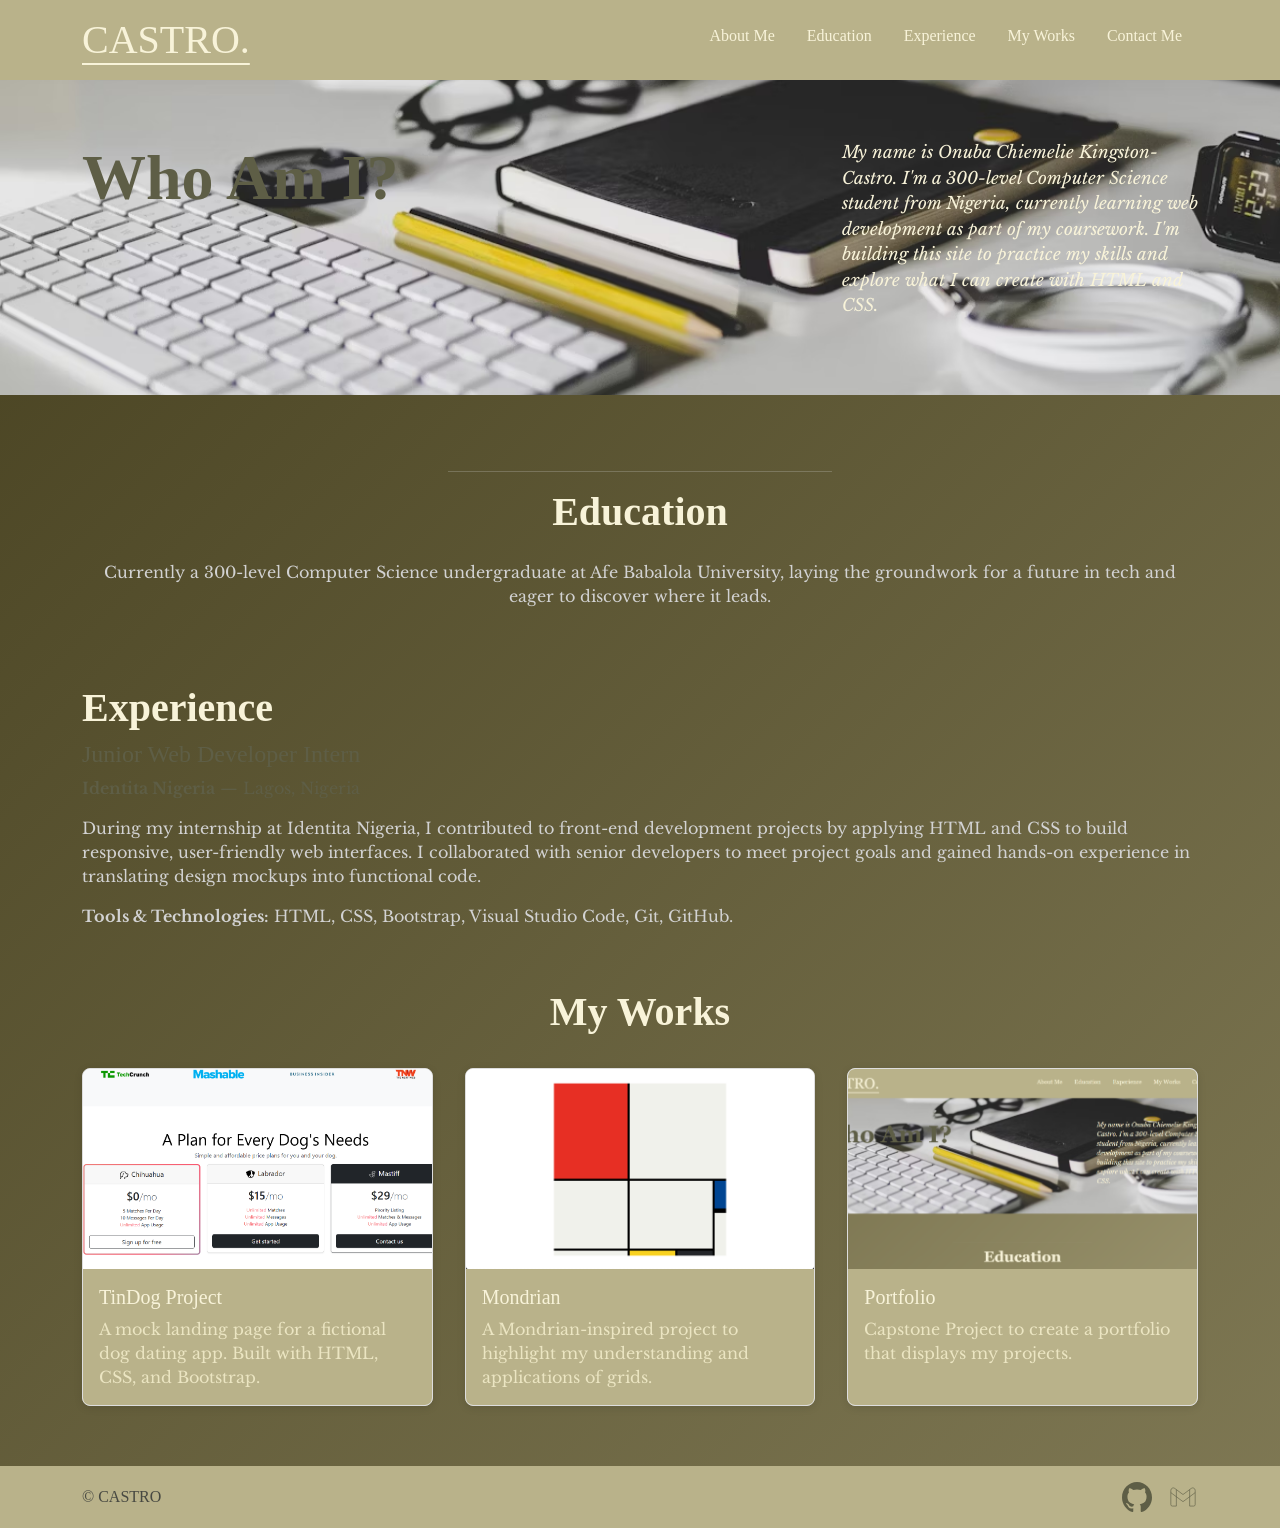
<file: index.html>
<!DOCTYPE html>
<html lang="en">
  <head>
    <meta charset="UTF-8" />
    <meta name="viewport" content="width=device-width, initial-scale=1.0" />
    <title>Castro</title>
    <link
      href="https://cdn.jsdelivr.net/npm/bootstrap@5.3.7/dist/css/bootstrap.min.css"
      rel="stylesheet"
      integrity="sha384-LN+7fdVzj6u52u30Kp6M/trliBMCMKTyK833zpbD+pXdCLuTusPj697FH4R/5mcr"
      crossorigin="anonymous"
    />
    <link rel="stylesheet" href="./style.css" />
    <link rel="preconnect" href="https://fonts.googleapis.com" />
    <link rel="preconnect" href="https://fonts.gstatic.com" crossorigin />
    <link
      href="https://fonts.googleapis.com/css2?family=DM+Serif+Text:ital@0;1&family=Libre+Baskerville:ital,wght@0,400;0,700;1,400&display=swap"
      rel="stylesheet"
    />
  </head>
  <body>
    <section id="navbar1">
      <div class="container">
        <header class="d-flex flex-wrap justify-content-center py-3 mb-0">
          <h1 class="d-flex align-items-center mb-3 mb-md-0 me-md-auto link-body-emphasis nav-title">
            CASTRO.
          </h1>
          <ul class="nav nav-pills d-flex justify-content-center">
            <li class="nav-item"><a href="#about-me" class="nav-link">About Me</a></li>
            <li class="nav-item"><a href="#education" class="nav-link">Education</a></li>
            <li class="nav-item"><a href="#experience" class="nav-link">Experience</a></li>
            <li class="nav-item"><a href="#my-works" class="nav-link">My Works</a></li>
            <li class="nav-item"><a href="#contact-me" class="nav-link">Contact Me</a></li>
          </ul>
        </header>
      </div>
    </section>

    <section id="about-me">
      <div class="container">
        <div class="row">
          <div class="col-md-8">
            <h2 style="color: #5e5e46; font-size: 4rem">Who Am I?</h2>
          </div>
          <div class="col-md-4">
            <p>
              My name is Onuba Chiemelie Kingston-Castro. I'm a 300-level Computer Science student from Nigeria, currently learning web development as part of my coursework. I'm building this site to practice my skills and explore what I can create with HTML and CSS.
            </p>
          </div>
        </div>
      </div>
    </section>

    <div class="d-flex justify-content-center">
      <hr style="width: 30%" />
    </div>

    <section id="education">
      <div class="container">
        <div class="d-flex justify-content-center mb-3">
          <h2>Education</h2>
        </div>
        <div class="d-flex justify-content-center">
          <p class="text-center">
            Currently a 300-level Computer Science undergraduate at Afe Babalola University, laying the groundwork for a future in tech and eager to discover where it leads.
          </p>
        </div>
      </div>
    </section>

    <section id="experience">
      <div class="container">
        <h2>Experience</h2>
        <h4 style="color: #5e5e46" class="text-start">Junior Web Developer Intern</h4>
        <p style="color: #5e5e46"><strong>Identita Nigeria</strong> — Lagos, Nigeria</p>
        <p>
          During my internship at Identita Nigeria, I contributed to front-end development projects by applying HTML and CSS to build responsive, user-friendly web interfaces. I collaborated with senior developers to meet project goals and gained hands-on experience in translating design mockups into functional code.
        </p>
        <p><strong>Tools & Technologies:</strong> HTML, CSS, Bootstrap, Visual Studio Code, Git, GitHub.</p>
      </div>
    </section>

    <section id="my-works">
      <div class="container">
        <h2 class="text-center">My Works</h2>
        <div class="contain">
          <div class="card">
            <a href="./TinDog Project/index.html">
              <img src="./Screenshot 2025-08-15 233540.png" class="card-img-top cover" alt="TinDog project" />
            </a>
            <div class="card-body">
              <a href="./TinDog Project/index.html">
                <h5 class="card-title">TinDog Project</h5>
                <p class="card-text">
                  A mock landing page for a fictional dog dating app. Built with HTML, CSS, and Bootstrap.
                </p>
              </a>
            </div>
          </div>

          <div class="card">
            <a href="./Mondrian Project/index.html">
              <img src="./Mondrian goal.jpg" class="card-img-top" alt="A Mondrian-inspired image" />
            </a>
            <div class="card-body">
              <a href="./Mondrian Project/index.html">
                <h5 class="card-title">Mondrian</h5>
                <p class="card-text">
                  A Mondrian-inspired project to highlight my understanding and applications of grids.
                </p>
              </a>
            </div>
          </div>

          <div class="card">
            <a href="./index.html">
              <img src="./Capstone2.jpg" class="card-img-top cover" alt="The Current Portfolio" />
            </a>
            <div class="card-body">
              <h5 class="card-title">Portfolio</h5>
              <p class="card-text">
                Capstone Project to create a portfolio that displays my projects.
              </p>
            </div>
          </div>
        </div>
      </div>
    </section>

    <section id="contact-me">
      <div class="container">
        <footer class="d-flex flex-wrap justify-content-between align-items-center py-3 my-0">
          <div class="col-md-4 d-flex align-items-center">
            <span class="mb-3 mb-md-0 text-body-secondary">© CASTRO</span>
          </div>
          <ul class="nav col-md-4 justify-content-end list-unstyled d-flex">
            <li class="ms-3">
              <a class="text-body-secondary" href="https://github.com/Kingston-Castro" aria-label="GitHub">
                <img src="./github-142-svgrepo-com.svg" height="30px" alt="GitHub" />
              </a>
            </li>
            <li class="ms-3">
              <a class="text-body-secondary" href="mailto:onubachiemelie@gmail.com" aria-label="Gmail">
                <img src="./google-mail-svgrepo-com.svg" height="30px" alt="Gmail" />
              </a>
            </li>
          </ul>
        </footer>
      </div>
    </section>
  </body>
</html>
</file>
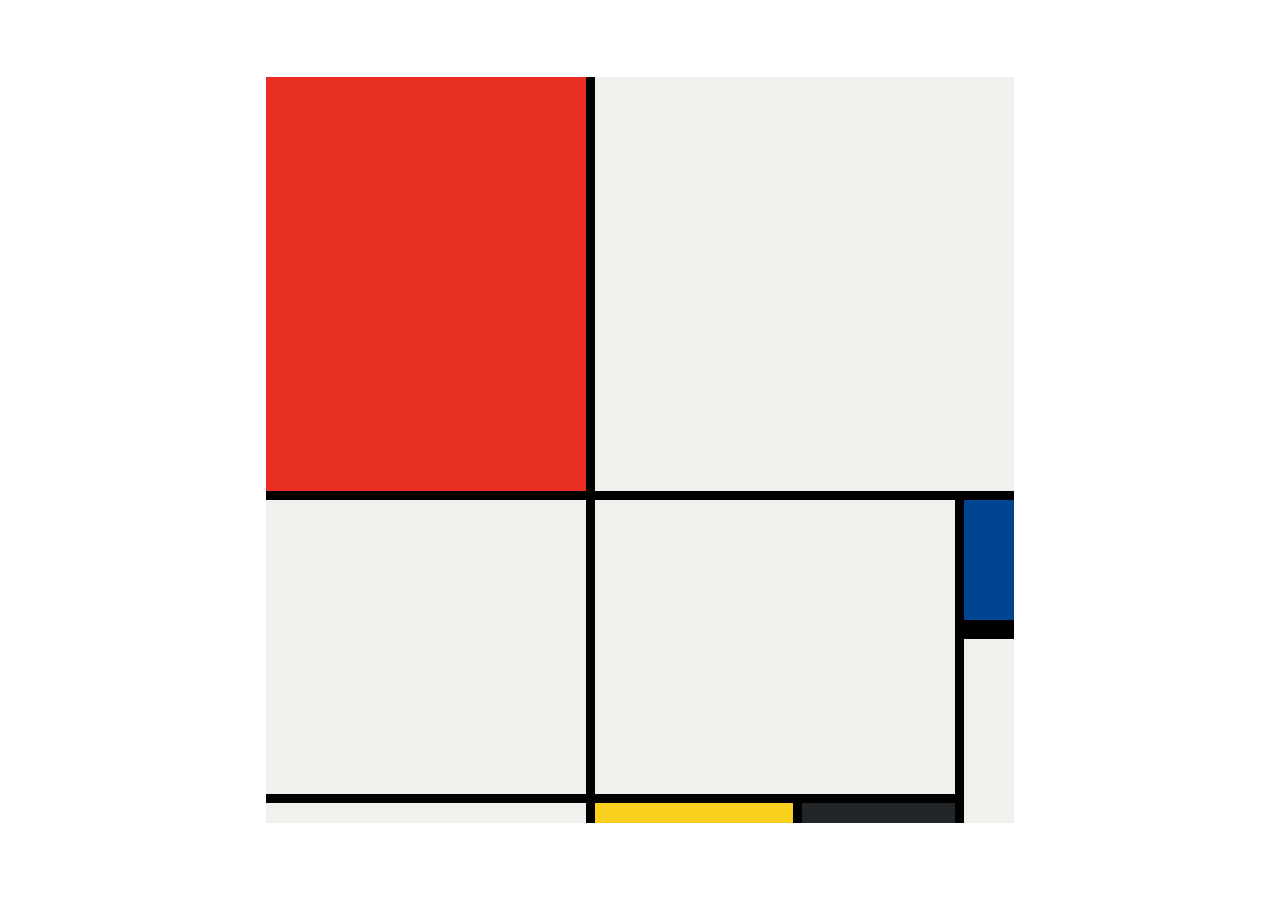
<file: Mondrian Project/index.html>
<!DOCTYPE html>
<html lang="en">

<head>
  <meta charset="UTF-8">
  <meta name="viewport" content="width=device-width, initial-scale=1.0">
  <title>Mondrian Project</title>
  <style>
   
    body {
      margin: 0;
      padding: 0;
      
    }

    .center{
      display: flex;
      justify-content: center;
      align-items: center;
      height: 100vh;
    }

    .container{
      display: grid;
      width: 748px;
      height: 746px;
      grid-template-columns: 320px 198px 153px 50px;
      grid-template-rows: 414px 130px 155px 20px;
      gap: 9px;
      background-color: #000
    }

    .white{
      background-color: #F0F1EC;
    }

    .white1{
      grid-column: span 3;
    }

    .white2{
      grid-row: span 2;
    }

    .white3{
      grid-column: span 2;
      grid-row: span 2;
    }

    .white4{
      grid-row: span 2;
    }

    .white5{
      grid-row: 4/5;
    }

    .red{
      background-color: #E72F24;
    }

    .black{
      background-color: #232629;
    }

    .blue{
      background-color: #004592;
      border-bottom: solid 10px #000;
    }

    .yellow{
      background-color: #F9D01E;
    }



  </style>
</head>

<body>
   <div class="center">
    <div class="container">
     <div class="red"></div>
     <div class="white white1"></div>
     <div class="white white2"></div>
     <div class="white white3"></div>
     <div class="blue"></div>
     <div class="white white4"></div>
     <div class="yellow"></div>
     <div class="black"></div>
     <div class="white white5"></div>
    </div>
   </div>
</body>

</html>
</file>
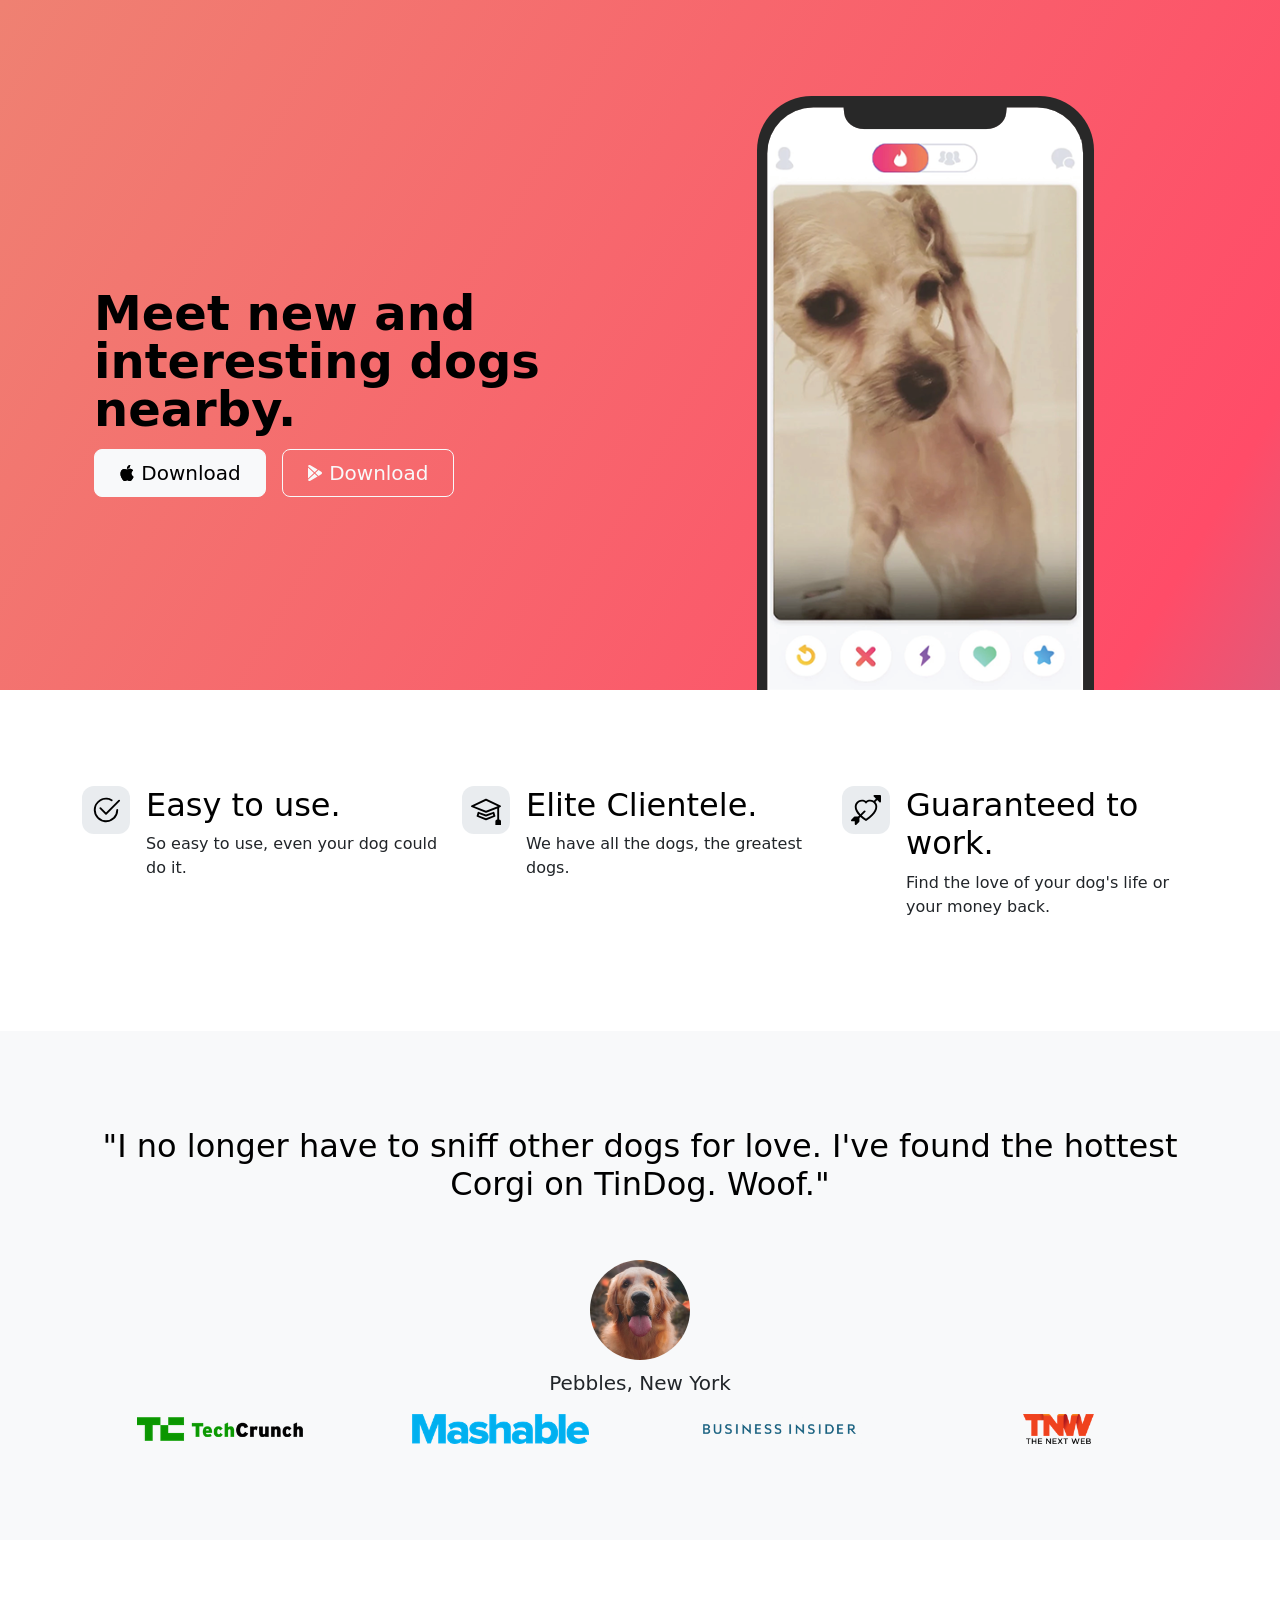
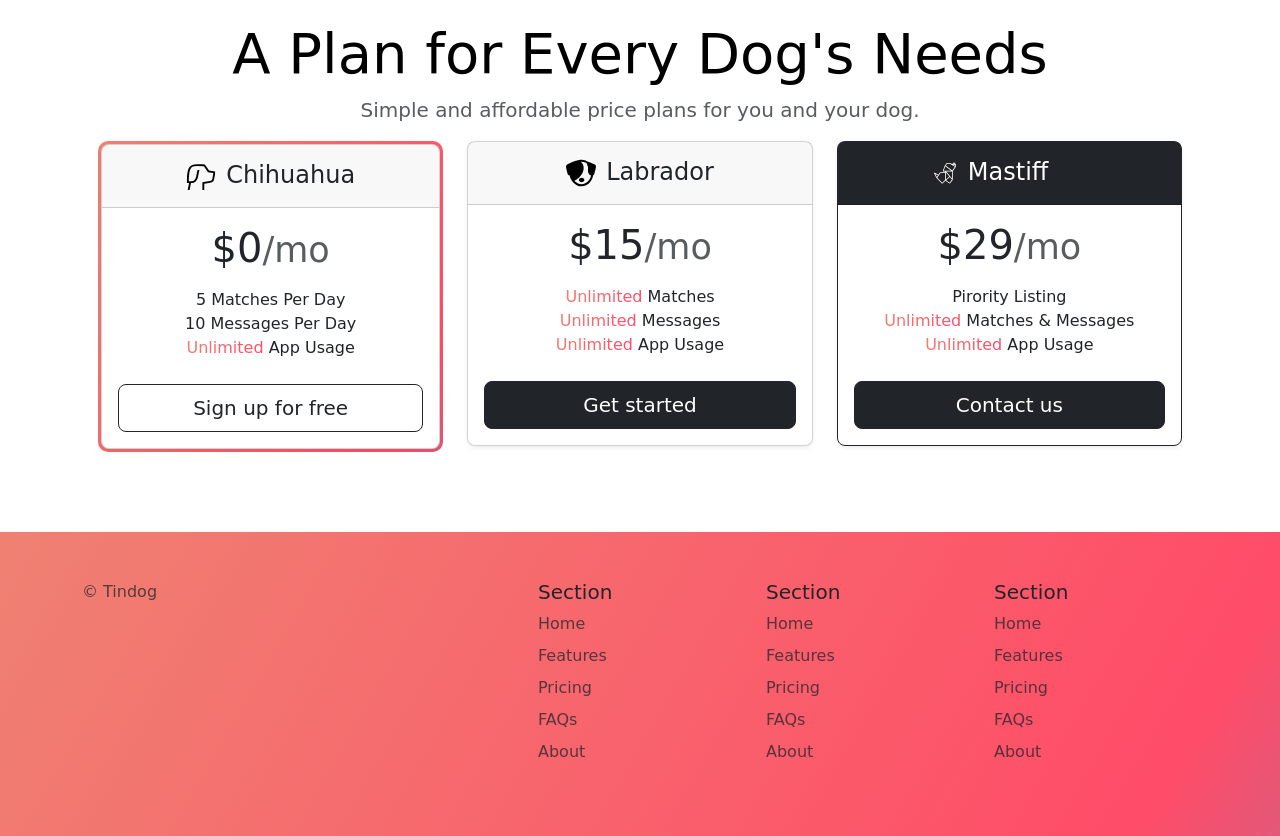
<file: TinDog Project/index.html>
<!DOCTYPE html>
<html lang="en">
  <head>
    <meta charset="UTF-8" />
    <meta name="viewport" content="width=device-width, initial-scale=1.0" />
    <title>TinDog</title>
    <link
      href="https://cdn.jsdelivr.net/npm/bootstrap@5.3.7/dist/css/bootstrap.min.css"
      rel="stylesheet"
      integrity="sha384-LN+7fdVzj6u52u30Kp6M/trliBMCMKTyK833zpbD+pXdCLuTusPj697FH4R/5mcr"
      crossorigin="anonymous"
    />
    <link rel="stylesheet" href="./css/style.css" />
  </head>
  <body>
    <!-- Title -->
    <section id="title" class="gradient-background">
      <div class="container col-xxl-8 px-4 pt-5 pb-0">
        <div class="row flex-lg-row-reverse align-items-center g-5 pt-5 pb-0">
          <div class="col-10 col-sm-8 col-lg-6">
            <img
              src="./images/iphone.png"
              class="d-block mx-lg-auto img-fluid"
              alt="Dog in an iphone"
              loading="lazy"
            />
          </div>
          <div class="col-lg-6">
            <h1 class="display-5 fw-bold text-body-emphasis lh-1 mb-3">
              Meet new and interesting dogs nearby.
            </h1>
            <div class="d-grid gap-2 d-md-flex justify-content-md-start">
              <button
                type="button"
                class="btn btn-primary btn-lg px-4 me-md-2 btn-light"
              >
                <svg
                  xmlns="http://www.w3.org/2000/svg"
                  width="16"
                  height="16"
                  fill="currentColor"
                  class="bi bi-apple mb-1"
                  viewBox="0 0 16 16"
                >
                  <path
                    d="M11.182.008C11.148-.03 9.923.023 8.857 1.18c-1.066 1.156-.902 2.482-.878 2.516.024.034 1.52.087 2.475-1.258.955-1.345.762-2.391.728-2.43Zm3.314 11.733c-.048-.096-2.325-1.234-2.113-3.422.212-2.189 1.675-2.789 1.698-2.854.023-.065-.597-.79-1.254-1.157a3.692 3.692 0 0 0-1.563-.434c-.108-.003-.483-.095-1.254.116-.508.139-1.653.589-1.968.607-.316.018-1.256-.522-2.267-.665-.647-.125-1.333.131-1.824.328-.49.196-1.422.754-2.074 2.237-.652 1.482-.311 3.83-.067 4.56.244.729.625 1.924 1.273 2.796.576.984 1.34 1.667 1.659 1.899.319.232 1.219.386 1.843.067.502-.308 1.408-.485 1.766-.472.357.013 1.061.154 1.782.539.571.197 1.111.115 1.652-.105.541-.221 1.324-1.059 2.238-2.758.347-.79.505-1.217.473-1.282Z"
                  />
                  <path
                    d="M11.182.008C11.148-.03 9.923.023 8.857 1.18c-1.066 1.156-.902 2.482-.878 2.516.024.034 1.52.087 2.475-1.258.955-1.345.762-2.391.728-2.43Zm3.314 11.733c-.048-.096-2.325-1.234-2.113-3.422.212-2.189 1.675-2.789 1.698-2.854.023-.065-.597-.79-1.254-1.157a3.692 3.692 0 0 0-1.563-.434c-.108-.003-.483-.095-1.254.116-.508.139-1.653.589-1.968.607-.316.018-1.256-.522-2.267-.665-.647-.125-1.333.131-1.824.328-.49.196-1.422.754-2.074 2.237-.652 1.482-.311 3.83-.067 4.56.244.729.625 1.924 1.273 2.796.576.984 1.34 1.667 1.659 1.899.319.232 1.219.386 1.843.067.502-.308 1.408-.485 1.766-.472.357.013 1.061.154 1.782.539.571.197 1.111.115 1.652-.105.541-.221 1.324-1.059 2.238-2.758.347-.79.505-1.217.473-1.282Z"
                  />
                </svg>
                Download
              </button>
              <button
                type="button"
                class="btn btn-outline-secondary btn-lg px-4 btn-outline-light"
              >
                <svg
                  xmlns="http://www.w3.org/2000/svg"
                  width="16"
                  height="16"
                  fill="currentColor"
                  class="bi bi-google-play mb-1"
                  viewBox="0 0 16 16"
                >
                  <path
                    d="M14.222 9.374c1.037-.61 1.037-2.137 0-2.748L11.528 5.04 8.32 8l3.207 2.96 2.694-1.586Zm-3.595 2.116L7.583 8.68 1.03 14.73c.201 1.029 1.36 1.61 2.303 1.055l7.294-4.295ZM1 13.396V2.603L6.846 8 1 13.396ZM1.03 1.27l6.553 6.05 3.044-2.81L3.333.215C2.39-.341 1.231.24 1.03 1.27Z"
                  />
                </svg>
                Download
              </button>
            </div>
          </div>
        </div>
      </div>
    </section>
    <!-- Features -->
    <section id="features" class="mt-5">
      <div class="container" id="hanging-icons">
        <div class="row g-4 py-5 row-cols-1 row-cols-lg-3">
          <div class="col d-flex align-items-start">
            <div
              class="icon-square text-body-emphasis bg-body-secondary d-inline-flex align-items-center justify-content-center fs-4 flex-shrink-0 me-3"
            >
              <svg
                xmlns="http://www.w3.org/2000/svg"
                height="30"
                fill="currentColor"
                class="bi bi-check2-circle"
                viewBox="0 0 16 16"
              >
                <path
                  d="M2.5 8a5.5 5.5 0 0 1 8.25-4.764.5.5 0 0 0 .5-.866A6.5 6.5 0 1 0 14.5 8a.5.5 0 0 0-1 0 5.5 5.5 0 1 1-11 0z"
                />
                <path
                  d="M15.354 3.354a.5.5 0 0 0-.708-.708L8 9.293 5.354 6.646a.5.5 0 1 0-.708.708l3 3a.5.5 0 0 0 .708 0l7-7z"
                />
              </svg>
            </div>
            <div>
              <h3 class="fs-2 text-body-emphasis">Easy to use.</h3>
              <p>So easy to use, even your dog could do it.</p>
            </div>
          </div>
          <div class="col d-flex align-items-start">
            <div
              class="icon-square text-body-emphasis bg-body-secondary d-inline-flex align-items-center justify-content-center fs-4 flex-shrink-0 me-3"
            >
              <svg
                xmlns="http://www.w3.org/2000/svg"
                height="30"
                fill="currentColor"
                class="bi bi-mortarboard"
                viewBox="0 0 16 16"
              >
                <path
                  d="M8.211 2.047a.5.5 0 0 0-.422 0l-7.5 3.5a.5.5 0 0 0 .025.917l7.5 3a.5.5 0 0 0 .372 0L14 7.14V13a1 1 0 0 0-1 1v2h3v-2a1 1 0 0 0-1-1V6.739l.686-.275a.5.5 0 0 0 .025-.917l-7.5-3.5ZM8 8.46 1.758 5.965 8 3.052l6.242 2.913L8 8.46Z"
                />
                <path
                  d="M4.176 9.032a.5.5 0 0 0-.656.327l-.5 1.7a.5.5 0 0 0 .294.605l4.5 1.8a.5.5 0 0 0 .372 0l4.5-1.8a.5.5 0 0 0 .294-.605l-.5-1.7a.5.5 0 0 0-.656-.327L8 10.466 4.176 9.032Zm-.068 1.873.22-.748 3.496 1.311a.5.5 0 0 0 .352 0l3.496-1.311.22.748L8 12.46l-3.892-1.556Z"
                />
              </svg>
            </div>
            <div>
              <h3 class="fs-2 text-body-emphasis">Elite Clientele.</h3>
              <p>We have all the dogs, the greatest dogs.</p>
            </div>
          </div>
          <div class="col d-flex align-items-start">
            <div
              class="icon-square text-body-emphasis bg-body-secondary d-inline-flex align-items-center justify-content-center fs-4 flex-shrink-0 me-3"
            >
              <svg
                xmlns="http://www.w3.org/2000/svg"
                height="30"
                fill="currentColor"
                class="bi bi-arrow-through-heart"
                viewBox="0 0 16 16"
              >
                <path
                  fill-rule="evenodd"
                  d="M2.854 15.854A.5.5 0 0 1 2 15.5V14H.5a.5.5 0 0 1-.354-.854l1.5-1.5A.5.5 0 0 1 2 11.5h1.793l.53-.53c-.771-.802-1.328-1.58-1.704-2.32-.798-1.575-.775-2.996-.213-4.092C3.426 2.565 6.18 1.809 8 3.233c1.25-.98 2.944-.928 4.212-.152L13.292 2 12.147.854A.5.5 0 0 1 12.5 0h3a.5.5 0 0 1 .5.5v3a.5.5 0 0 1-.854.354L14 2.707l-1.006 1.006c.236.248.44.531.6.845.562 1.096.585 2.517-.213 4.092-.793 1.563-2.395 3.288-5.105 5.08L8 13.912l-.276-.182a21.86 21.86 0 0 1-2.685-2.062l-.539.54V14a.5.5 0 0 1-.146.354l-1.5 1.5Zm2.893-4.894A20.419 20.419 0 0 0 8 12.71c2.456-1.666 3.827-3.207 4.489-4.512.679-1.34.607-2.42.215-3.185-.817-1.595-3.087-2.054-4.346-.761L8 4.62l-.358-.368c-1.259-1.293-3.53-.834-4.346.761-.392.766-.464 1.845.215 3.185.323.636.815 1.33 1.519 2.065l1.866-1.867a.5.5 0 1 1 .708.708L5.747 10.96Z"
                />
              </svg>
            </div>
            <div>
              <h3 class="fs-2 text-body-emphasis">Guaranteed to work.</h3>
              <p>Find the love of your dog's life or your money back.</p>
            </div>
          </div>
        </div>
      </div>
    </section>
    <!-- Testimonial -->
    <section id="testimonial">
      <div class="my-5">
        <div class="p-5 text-center bg-body-tertiary">
          <div class="container py-5">
            <h2 class="text-body-emphasis">
              "I no longer have to sniff other dogs for love. I've found the
              hottest Corgi on TinDog. Woof."
            </h2>
            <img
              src="./images/dog-img.jpg"
              alt="dog image"
              height="100px"
              class="rounded-circle mt-5 mb-2"
            />
            <p class="col-lg-8 mx-auto lead">Pebbles, New York</p>
            <div class="container">
              <div class="row">
                <div class="col-xl-3 col-sm-12">
                  <img height="30px" src="./images/techcrunch.png" alt="" />
                </div>
                <div class="col-xl-3 col-sm-12">
                  <img height="30px" src="./images/mashable.png" alt="" />
                </div>
                <div class="col-xl-3 col-sm-12">
                  <img height="30px" src="./images/bizinsider.png" alt="" />
                </div>
                <div class="col-xl-3 col-sm-12">
                  <img height="30px" src="./images/tnw.png" alt="" />
                </div>
              </div>
            </div>
          </div>
        </div>
      </div>
    </section>
    <!-- Pricing -->
    <section id="pricing">
      <div class="container py-3">
        <div class="pricing-header p-3 pb-md-4 mx-auto text-center">
          <h2 class="display-4 fw-normal text-body-emphasis">
            A Plan for Every Dog's Needs
          </h2>
          <p class="fs-5 text-body-secondary">
            Simple and affordable price plans for you and your dog.
          </p>
          <div class="row row-cols-1 row-cols-md-3 mb-3 text-center">
            <!-- Free Plan -->
            <div class="col">
              <div class="gradient-border mb-4">
                <div class="card rounded-3 shadow-sm">
                  <div class="card-header py-3">
                    <h4 class="my-0 fw-normal"><img  style="margin-right:10px;" src="./images/dog-svgrepo-com.svg" alt="" height="30px">Chihuahua</h4>
                  </div>
                  <div class="card-body">
                    <h1 class="card-title pricing-card-title">
                      $0<small class="text-body-secondary fw-light">/mo</small>
                    </h1>
                    <ul class="list-unstyled mt-3 mb-4">
                      <li>5 Matches Per Day</li>
                      <li>10 Messages Per Day</li>
                      <li>
                        <span class="gradient-text">Unlimited</span> App Usage
                      </li>
                    </ul>
                    <button
                      type="button"
                      class="w-100 btn btn-lg btn-outline-dark"
                    >
                      Sign up for free
                    </button>
                  </div>
                </div>
              </div>
            </div>
            <!-- Pro Plan -->
            <div class="col">
              <div class="card mb-4 rounded-3 shadow-sm">
                <div class="card-header py-3">
                  
                  <h4 class="my-0 fw-normal"><img style="margin-right:10px;" src="./images/dog-5-svgrepo-com.svg" alt="" height="30px">Labrador</h4>
                </div>
                <div class="card-body">
                  <h1 class="card-title pricing-card-title">
                    $15<small class="text-body-secondary fw-light">/mo</small>
                  </h1>
                  <ul class="list-unstyled mt-3 mb-4">
                    <li>
                      <span class="gradient-text">Unlimited</span> Matches
                    </li>
                    <li>
                      <span class="gradient-text">Unlimited</span> Messages
                    </li>
                    <li>
                      <span class="gradient-text">Unlimited</span> App Usage
                    </li>
                  </ul>
                  <button type="button" class="w-100 btn btn-lg btn-dark">
                    Get started
                  </button>
                </div>
              </div>
            </div>
            <!-- Enterprise Plan -->
            <div class="col">
              <div class="card mb-4 rounded-3 shadow-sm border-dark">
                <div class="card-header py-3 bg-dark text-white">
                  <h4 class="my-0 fw-normal" style="margin-right: 40px;">
                    <svg
                      style="height: 30px"
                      fill="#ffffff"
                      viewBox="-6.4 -6.4 76.80 76.80"
                      xmlns="http://www.w3.org/2000/svg"
                      transform="matrix(1, 0, 0, 1, 0, 0)"
                    >
                      <g id="SVGRepo_bgCarrier" stroke-width="0"></g>
                      <g
                        id="SVGRepo_tracerCarrier"
                        stroke-linecap="round"
                        stroke-linejoin="round"
                        stroke="#CCCCCC"
                        stroke-width="0.128"
                      ></g>
                      <g id="SVGRepo_iconCarrier">
                        <g id="a"></g>
                        <g id="b"></g>
                        <g id="c"></g>
                        <g id="d"></g>
                        <g id="e"></g>
                        <g id="f"></g>
                        <g id="g"></g>
                        <g id="h"></g>
                        <g id="i"></g>
                        <g id="j"></g>
                        <g id="k"></g>
                        <g id="l"></g>
                        <g id="m"></g>
                        <g id="n">
                          <path
                            d="M18.34,31.38l-3.39,4.94-9.02-4.7c-.65-.33-1.44-.08-1.78,.56-.2,.38-.2,.84,0,1.22l5.31,10.28c.35,.68,.81,1.31,1.35,1.86l12.54,12.66c.78,.79,2.03,.81,2.84,.06l6.95-6.45,9.31,6.63c.36,.26,.78,.38,1.19,.38,.61,0,1.22-.28,1.62-.81l5.85-7.69c.53-.69,.82-1.55,.82-2.42V27.6l6.92-10.19c.47-.69,.75-1.5,.81-2.33l.33-4.51c.07-.94-.28-1.85-.97-2.5l-2.47-2.34c-.25-.25-.57-.42-.92-.5h0c-.71-.16-1.44,.08-1.91,.63l-2.69,3.12-1.3,.08-3.21-2.09c-.72-.46-1.55-.71-2.4-.71h-6.05c-.94,0-1.83,.42-2.42,1.15l-3.59,4.43c-.49,.61-.88,1.29-1.14,2.03l-4.32,12.16c-.15,.43-.13,.9,.07,1.31s.54,.72,.97,.88c.18,.07,.38,.1,.57,.1h3.82v1.79h-11.3c-.96,.01-1.86,.48-2.4,1.28Zm-11.42,3.01l6.9,3.59-2.87,4.19-4.02-7.78Zm27.13-4.31l9,10.87-8.98,7.44-.02-17.29h0v-1.02Zm15.89,16.05l-14.77-17.83h14.77v17.83Zm-6.32,10.67l-8.91-6.35,9.62-7.96,5.29,6.38c-.04,.07-.03,.17-.08,.23l-5.91,7.7ZM57.99,10.56l-.27,3.7-5.18-3.37,5.45-.33Zm-1.28-1.93l-2.9,.18,1.39-1.61,1.51,1.43Zm-19.51,.04c.21-.26,.53-.41,.87-.41h6.05c.47,0,.92,.13,1.31,.39l11.77,7.65-6.5,9.57-17.07-12.78,3.57-4.41Zm-8.58,17.66l4.07-11.46,15.25,11.42-19.32,.03Zm3.43,5.78l.02,17.98-7.29,6.71-12.54-12.66s-.07-.11-.11-.15l7.86-11.47c.17-.25,.45-.4,.75-.4h11.3Z"
                          ></path>
                        </g>
                        <g id="o"></g>
                        <g id="p"></g>
                        <g id="q"></g>
                        <g id="r"></g>
                        <g id="s"></g>
                        <g id="t"></g>
                        <g id="u"></g>
                        <g id="v"></g>
                        <g id="w"></g>
                        <g id="x"></g>
                        <g id="y"></g>
                        <g id="a`"></g>
                        <g id="aa"></g>
                        <g id="ab"></g>
                        <g id="ac"></g>
                        <g id="ad"></g>
                        <g id="ae"></g>
                        <g id="af"></g>
                        <g id="ag"></g>
                        <g id="ah"></g>
                        <g id="ai"></g>
                        <g id="aj"></g>
                        <g id="ak"></g>
                        <g id="al"></g>
                        <g id="am"></g>
                        <g id="an"></g>
                        <g id="ao"></g>
                        <g id="ap"></g>
                        <g id="aq"></g>
                        <g id="ar"></g>
                        <g id="as"></g>
                        <g id="at"></g>
                        <g id="au"></g>
                        <g id="av"></g>
                        <g id="aw"></g>
                        <g id="ax"></g>
                      </g></svg>
                     Mastiff
                  </h4>
                </div>
                <div class="card-body">
                  <h1 class="card-title pricing-card-title">
                    $29<small class="text-body-secondary fw-light">/mo</small>
                  </h1>
                  <ul class="list-unstyled mt-3 mb-4">
                    <li>Pirority Listing</li>
                    <li>
                      <span class="gradient-text">Unlimited</span> Matches &
                      Messages
                    </li>
                    <li>
                      <span class="gradient-text">Unlimited</span> App Usage
                    </li>
                  </ul>
                  <button type="button" class="w-100 btn btn-lg btn-dark">
                    Contact us
                  </button>
                </div>
              </div>
            </div>
          </div>
        </div>
      </div>
    </section>
    <!-- Footer -->
    <section id="footer" class="gradient-background">
      <div class="container">
        <footer class="row row-cols-1 row-cols-sm-2 row-cols-md-5 py-5">
          <div class="col mb-3">
            <p class="text-body-secondary">© Tindog</p>
          </div>
          <div class="col mb-3"></div>
          <div class="col mb-3">
            <h5>Section</h5>
            <ul class="nav flex-column">
              <li class="nav-item mb-2">
                <a href="#" class="nav-link p-0 text-body-secondary">Home</a>
              </li>
              <li class="nav-item mb-2">
                <a href="#" class="nav-link p-0 text-body-secondary"
                  >Features</a
                >
              </li>
              <li class="nav-item mb-2">
                <a href="#" class="nav-link p-0 text-body-secondary">Pricing</a>
              </li>
              <li class="nav-item mb-2">
                <a href="#" class="nav-link p-0 text-body-secondary">FAQs</a>
              </li>
              <li class="nav-item mb-2">
                <a href="#" class="nav-link p-0 text-body-secondary">About</a>
              </li>
            </ul>
          </div>
          <div class="col mb-3">
            <h5>Section</h5>
            <ul class="nav flex-column">
              <li class="nav-item mb-2">
                <a href="#" class="nav-link p-0 text-body-secondary">Home</a>
              </li>
              <li class="nav-item mb-2">
                <a href="#" class="nav-link p-0 text-body-secondary"
                  >Features</a
                >
              </li>
              <li class="nav-item mb-2">
                <a href="#" class="nav-link p-0 text-body-secondary">Pricing</a>
              </li>
              <li class="nav-item mb-2">
                <a href="#" class="nav-link p-0 text-body-secondary">FAQs</a>
              </li>
              <li class="nav-item mb-2">
                <a href="#" class="nav-link p-0 text-body-secondary">About</a>
              </li>
            </ul>
          </div>
          <div class="col mb-3">
            <h5>Section</h5>
            <ul class="nav flex-column">
              <li class="nav-item mb-2">
                <a href="#" class="nav-link p-0 text-body-secondary">Home</a>
              </li>
              <li class="nav-item mb-2">
                <a href="#" class="nav-link p-0 text-body-secondary"
                  >Features</a
                >
              </li>
              <li class="nav-item mb-2">
                <a href="#" class="nav-link p-0 text-body-secondary">Pricing</a>
              </li>
              <li class="nav-item mb-2">
                <a href="#" class="nav-link p-0 text-body-secondary">FAQs</a>
              </li>
              <li class="nav-item mb-2">
                <a href="#" class="nav-link p-0 text-body-secondary">About</a>
              </li>
            </ul>
          </div>
        </footer>
      </div>
    </section>
  </body>
</html>
</file>
<file: style.css>
body {
  font-family: Georgia, Times, serif;
  color: #d2d2d2;
  background: linear-gradient(-45deg, #504b38, #b9b28a, #453f1e);
  background-size: 400% 400%;
  animation: gradientShift 20s ease infinite;
}

body p {
  font-family: "Libre Baskerville", serif;
}

@keyframes gradientShift {
  0% {
    background-position: 0% 50%;
  }
  50% {
    background-position: 100% 50%;
  }
  100% {
    background-position: 0% 50%;
  }
}

@media (max-width: 767px) {
  .col-md-4 > p {
    color: #5e5e46;
    font-size: 20px;
    font-weight: 700;
  }
}

header li:hover {
  color: #453f1e;
  transition: color 0.1s;
}

.link-body-emphasis {
  color: #f8f3d9 !important; /* Your accent color */
  text-decoration: none;
}

#about-me {
  background-image: url("./image.png");
  background-size: cover;
  background-position: center;
  background-repeat: no-repeat;
  padding: 60px 0;
  color: #f8f3d9;
}

h2 {
  color: #f8f3d9;
  font-weight: 900;
  font-size: 40px;
}

.col-md-4 > p {
  font-family: "Libre Baskerville", serif;
  font-style: italic;
  font-size: 17px;
}

.nav-title {
  text-decoration: underline;
  text-decoration-color: #f8f3d9 !important;
  text-decoration-thickness: 2px;
  text-underline-offset: 10px;
}

.nav-link {
  color: inherit !important;
  text-decoration: none !important;
}

a {
  color: inherit !important;
  text-decoration: none !important;
}

.nav-item {
  color: #f8f3d9;
}

section {
  margin-bottom: 60px;
}

.contain {
  display: grid;
  grid-template-columns: repeat(auto-fit, minmax(250px, 1fr));
  gap: 2rem;
  margin-top: 2rem;
}

.card {
  border: 1px solid #ddd;
  border-radius: 8px;
  overflow: hidden;
  box-shadow: 0 2px 8px rgba(0, 0, 0, 0.1);
  transition: transform 0.2s ease, box-shadow 0.3s ease;
}

.card h5 {
  color: #f8f3d9;
}

.card p {
  color: #ebe5c2;
}

.card-body {
  background-color: #b9b28a;
}

.card:hover {
  transform: scale(1.02);
  box-shadow: 0 8px 20px #f8f3d9;
}

.card img {
  height: 200px;
  width: 100%;
  object-fit: contain;
  display: block;
  background-color: #ffffff;
}

.card .cover {
  height: 200px;
  width: 100%;
  object-fit: cover;
  display: block;
}

#navbar1 {
  background-color: #b9b28a;
  margin-bottom: 0px;
}

#contact-me {
  background-color: #b9b28a;
  margin-bottom: 0px;
}
</file>
<file: TinDog Project/css/style.css>
.gradient-background {
  background: linear-gradient(300deg, #00bfff, #ff4c68, #ef8172);
  background-size: 180% 180%;
  animation: gradient-animation 18s ease infinite;
}

.gradient-text {
  background: linear-gradient(300deg, #00bfff, #ff4c68, #ef8172);
  background-clip: text;
  -webkit-background-clip: text;
  color: transparent;
  -webkit-text-fill-color: transparent;
  background-size: 180% 180%;
  animation: gradient-animation 1s ease infinite;
}

.gradient-border {
  background: linear-gradient(300deg, #00bfff, #ff4c68, #ef8172);
  background-size: 180% 180%;
  animation: gradient-animation 18s ease infinite;
  padding: 3px;
  border-radius: 10px;
  display: flex;
}

.gradient-border .card {
  background: #fff;
  border-radius: 1rem;
  width: 100%;
  margin: 0;
  box-shadow: none;
}

@keyframes gradient-animation {
  0% {
    background-position: 0% 50%;
  }
  50% {
    background-position: 100% 50%;
  }
  100% {
    background-position: 0% 50%;
  }
}

.icon-square {
  width: 3rem;
  height: 3rem;
  border-radius: 0.75rem;
}

.profile-img {
  height: 100px;
  border-radius: 50%;
}
</file>
